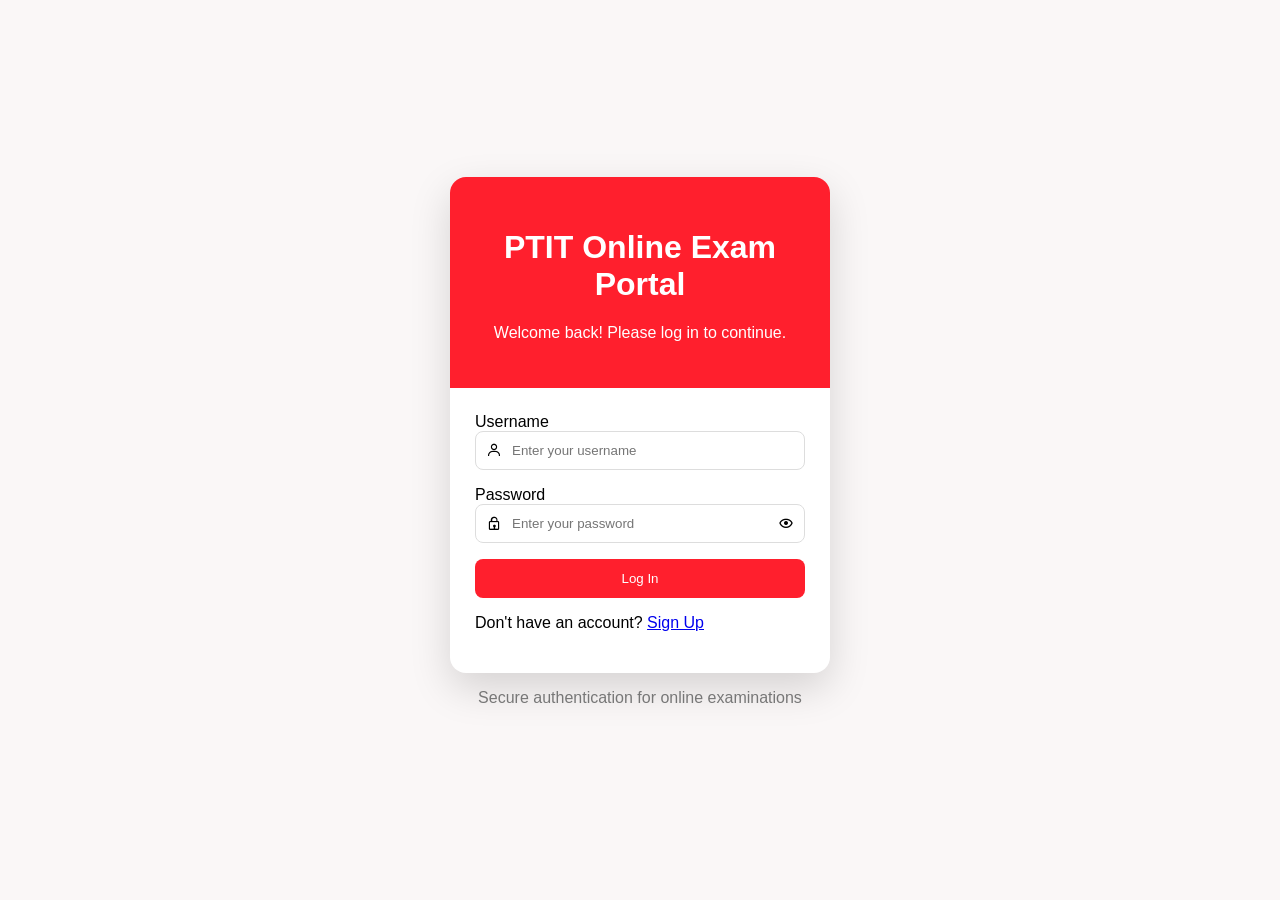
<file: index.html>
<!DOCTYPE html>
<html lang="en">
<head>
    <meta charset="UTF-8">
    <title>PTIT Online Exam Portal</title>

    <link rel="stylesheet" href="style.css">
    <link href="https://unpkg.com/boxicons@2.1.4/css/boxicons.min.css" rel="stylesheet">

</head>

<body>

<div class="auth-container">

    <div class="card">

        <div class="header">
            <h1>PTIT Online Exam Portal</h1>
            <p id="auth-subtitle">Welcome back! Please log in to continue.</p>
        </div>

        <div class="form">

            <!-- USERNAME -->
            <label>Username</label>
            <div class="input-box">
                <i class="bx bx-user"></i>
                <input id="username" type="text" placeholder="Enter your username">
            </div>

            <!-- EMAIL -->
            <div id="email-field" class="hidden">
                <label>Email</label>
                <div class="input-box">
                    <i class="bx bx-envelope"></i>
                    <input id="email" type="email" placeholder="Enter your email">
                </div>
            </div>

            <!-- PASSWORD -->
            <label>Password</label>
            <div class="input-box">
                <i class="bx bx-lock"></i>
                <input id="password" type="password" placeholder="Enter your password">
                <i class="bx bx-show toggle" onclick="togglePassword(this)"></i>
            </div>

            <!-- CONFIRM PASSWORD -->
            <div id="confirm-field" class="hidden">
                <label>Confirm Password</label>
                <div class="input-box">
                    <i class="bx bx-lock"></i>
                    <input id="confirm-password" type="password" placeholder="Confirm password">
                </div>
            </div>

            <button onclick="handleAuth()" id="auth-button">Log In</button>

            <p class="switch">
                <span id="switch-text">Don't have an account?</span>
                <a href="#" onclick="toggleMode()" id="switch-link">Sign Up</a>
            </p>

        </div>

    </div>

    <p class="footer">Secure authentication for online examinations</p>

</div>
<script src="script.js"></script>
</body>
</html>
</file>
<file: style.css>
* {
  box-sizing: border-box;
  font-family: Arial, sans-serif;
}

body {
  margin: 0;
  background: #faf7f7;
}

/* ===== AUTH ===== */
.auth-container {
  display: flex;
  flex-direction: column;
  align-items: center;
  justify-content: center;
  height: 100vh;
}

.card {
  width: 380px;
  background: white;
  border-radius: 16px;
  overflow: hidden;
  box-shadow: 0 15px 40px rgba(0,0,0,0.15);
}

.header {
  background: #ff1f2d;
  color: white;
  padding: 30px;
  text-align: center;
}

.form {
  padding: 25px;
}

.input-box {
  display: flex;
  align-items: center;
  border: 1px solid #ddd;
  border-radius: 8px;
  padding: 10px;
  margin-bottom: 16px;
}

.input-box input {
  border: none;
  outline: none;
  flex: 1;
  margin-left: 8px;
}

button {
  width: 100%;
  background: #ff1f2d;
  color: white;
  border: none;
  padding: 12px;
  border-radius: 8px;
  cursor: pointer;
}

.footer {
  margin-top: 16px;
  color: #777;
}

/* ===== DASHBOARD ===== */
.hidden {
  display: none;
}

.topbar {
  background: white;
  display: flex;
  justify-content: space-between;
  align-items: center;
  padding: 15px 30px;
  box-shadow: 0 2px 10px rgba(0,0,0,0.1);
}

.logo {
  display: flex;
  align-items: center;
  gap: 10px;
}

.logout {
  width: auto;
  padding: 8px 14px;
}

.content {
  padding: 30px;
}

.subtitle {
  color: #666;
}

.stats {
  display: flex;
  gap: 20px;
  margin: 20px 0;
}

.stat {
  background: white;
  flex: 1;
  padding: 20px;
  border-radius: 12px;
  box-shadow: 0 4px 10px rgba(0,0,0,0.1);
  position: relative;
}

.stat i {
  position: absolute;
  right: 20px;
  top: 20px;
  font-size: 28px;
}

.red { border-left: 5px solid #ff1f2d; }
.green { border-left: 5px solid #22c55e; }
.orange { border-left: 5px solid #f97316; }

.search {
  background: white;
  padding: 15px;
  border-radius: 12px;
  display: flex;
  gap: 10px;
  align-items: center;
  box-shadow: 0 4px 10px rgba(0,0,0,0.1);
}

.search input {
  flex: 1;
  border: none;
  outline: none;
}

.exam-list {
  margin-top: 30px;
}

.exam-card{
    display: flex;
    justify-content: space-between;
    align-items: center;

    padding: 15px;
    border-radius: 10px;
    border: 1px solid #ddd;
    margin-bottom: 15px;
    background: white;
}

.exam-info{
    max-width: 75%;
}

.exam {
  background: white;
  padding: 20px;
  border-radius: 12px;
  margin-bottom: 16px;
  display: flex;
  justify-content: space-between;
  box-shadow: 0 4px 10px rgba(0,0,0,0.1);
}

#timer{
    font-size:18px;
    font-weight:bold;
    margin-bottom:20px;
    color:#d9534f;
}

#options{
    display:grid;
    grid-template-columns:1fr 1fr;
    gap:30px;
    margin-bottom: 30px;
}

#options button{
    padding:12px;
    font-size:16px;
    width:100%;
}

#options button.selected {
    background-color: #E07070;
    color: white;
}

.review-section{
    margin-top:30px;
}

.review-item{
    background:white;
    padding:15px;
    margin-bottom:15px;
    border-radius:8px;
}

.tag {
  padding: 4px 10px;
  border-radius: 20px;
  font-size: 12px;
  margin-right: 6px;
}

.tag.blue { background: #e0edff; color: #2563eb; }
.tag.green { background: #dcfce7; color: #16a34a; }
.tag.orange { background: #ffedd5; color: #ea580c; }
.tag.red { background: #fee2e2; color: #dc2626; }

.start {
  width: auto;
  padding: 10px 16px;
}

.student-table{
    width:100%;
    border-collapse: collapse;
    margin-top:20px;
}

.student-table th,
.student-table td{
    border:1px solid #ddd;
    padding:10px;
    text-align:left;
}

.student-table th{
    background:#f4f4f4;
}

.student-table tr:nth-child(even){
    background:#fafafa;
}
</file>
